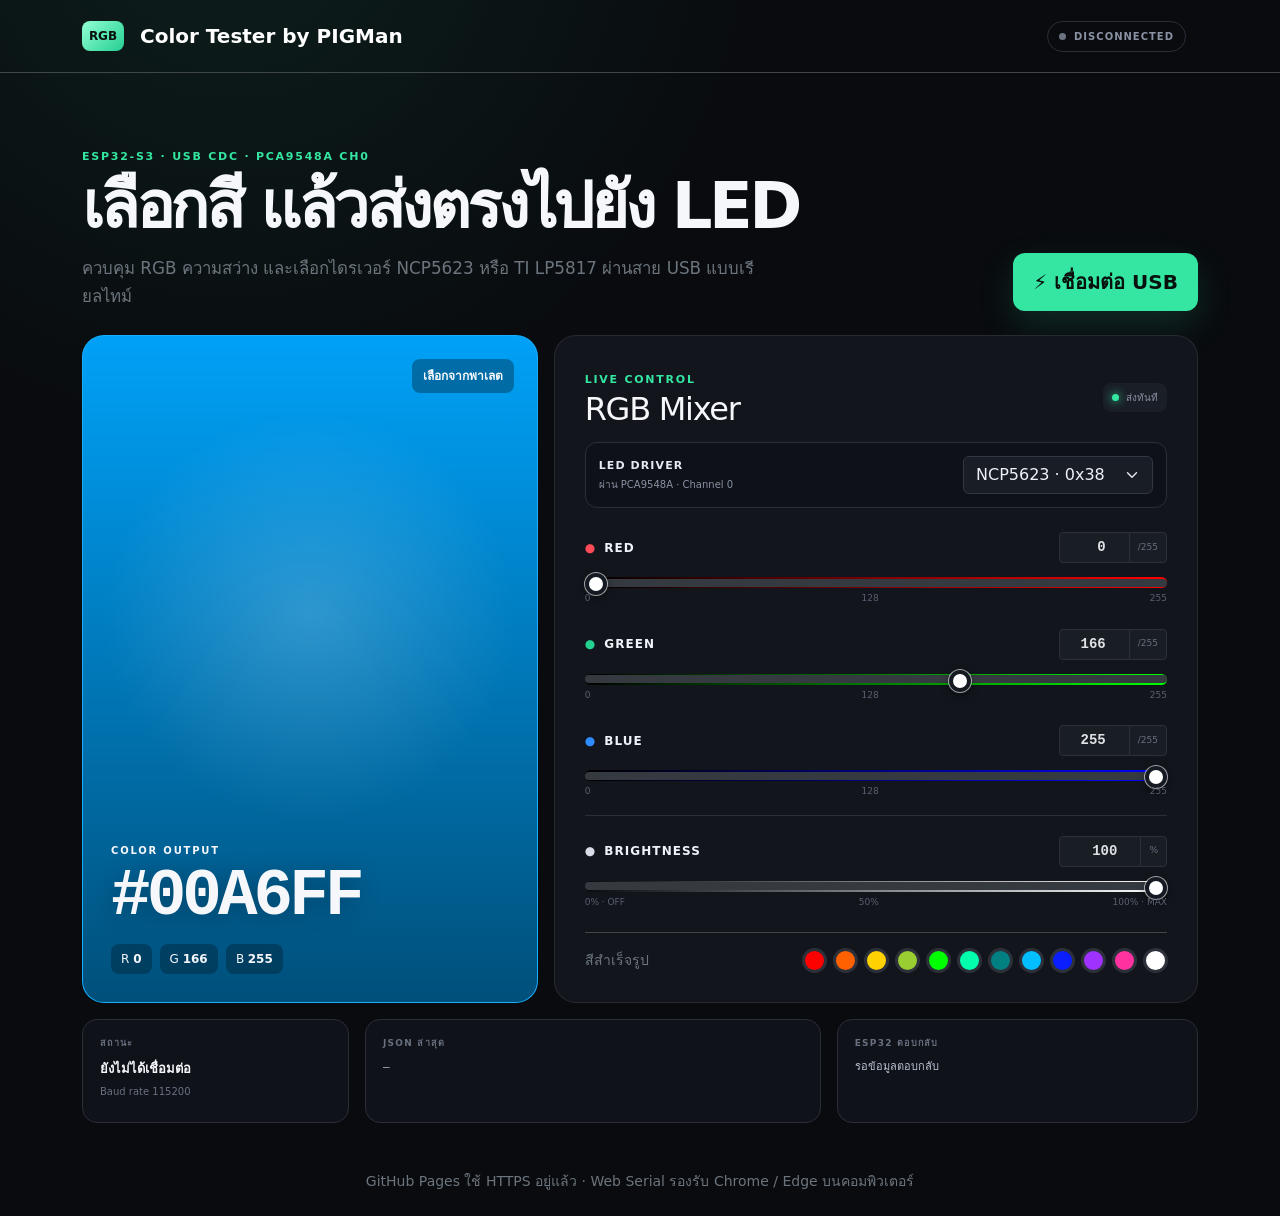
<file: index.html>
<!doctype html>
<html lang="th" data-bs-theme="dark">
<head>
  <meta charset="utf-8">
  <meta name="viewport" content="width=device-width,initial-scale=1">
  <meta name="theme-color" content="#090b0f">
  <title>RGB USB LED Controller</title>
  <link href="https://cdn.jsdelivr.net/npm/bootstrap@5.3.8/dist/css/bootstrap.min.css" rel="stylesheet">
  <link rel="stylesheet" href="styles.css">
</head>
<body>
  <nav class="navbar border-bottom border-secondary-subtle">
    <div class="container py-2 ">
      <a class="navbar-brand d-flex align-items-start gap-3 fw-bold" href="#">
        <span class="brand-mark">RGB</span>
        Color Tester by PIGMan
      </a>

      <span id="connectionBadge" class="status-pill navbar-status d-flex ">
        <i></i>
        <span>DISCONNECTED</span>
      </span>
    </div>
  </nav>

  <main class="container py-5">
    <header class="hero d-lg-flex justify-content-between align-items-end gap-4 mb-4">
      <div>
        <p class="eyebrow mb-2">ESP32-S3 · USB CDC · PCA9548A CH0</p>
        <h1 class="display-3 fw-bold mb-3">เลือกสี แล้วส่งตรงไปยัง LED</h1>
        <p class="lead text-secondary mb-0">ควบคุม RGB ความสว่าง และเลือกไดรเวอร์ NCP5623 หรือ TI LP5817 ผ่านสาย USB แบบเรียลไทม์</p>
      </div>
      <button id="connectButton" class="btn btn-connect btn-lg flex-shrink-0 mt-4 mt-lg-0">⚡ เชื่อมต่อ USB</button>
    </header>

    <div id="browserWarning" class="alert alert-warning d-none" role="alert">
      เบราว์เซอร์นี้ไม่รองรับ Web Serial กรุณาใช้ Chrome หรือ Edge บนคอมพิวเตอร์ และเปิดผ่าน HTTPS
    </div>

    <div class="row g-3">
      <div class="col-lg-5">
        <section id="colorPreview" class="preview-panel h-100">
          <label class="palette-button" for="colorPicker">เลือกจากพาเลต</label>
          <input id="colorPicker" class="visually-hidden" type="color" value="#00A6FF" aria-label="เลือกสีจากพาเลต">
          <div class="preview-copy">
            <small>COLOR OUTPUT</small>
            <div id="hexValue" class="hex-value">#00A6FF</div>
            <div class="d-flex flex-wrap gap-2">
              <span class="rgb-chip">R <b id="previewR">0</b></span>
              <span class="rgb-chip">G <b id="previewG">166</b></span>
              <span class="rgb-chip">B <b id="previewB">255</b></span>
            </div>
          </div>
        </section>
      </div>

      <div class="col-lg-7">
        <section class="control-panel">
          <div class="d-flex align-items-center justify-content-between mb-4">
            <div><small class="section-kicker">LIVE CONTROL</small><h2 class="mb-0">RGB Mixer</h2></div>
            <span class="live-badge"><i></i> ส่งทันที</span>
          </div>

          <div class="driver-picker">
            <div><label for="driverSelect">LED DRIVER</label><small>ผ่าน PCA9548A · Channel 0</small></div>
            <select id="driverSelect" class="form-select" aria-label="เลือก LED driver">
              <option value="ncp5623">NCP5623 · 0x38</option>
              <option value="lp5817">TI LP5817 · 0x2D</option>
            </select>
          </div>

          <div class="channel" data-channel="r">
            <div class="d-flex align-items-center justify-content-between mb-2">
              <label for="sliderR" class="channel-name red">● <span>RED</span></label>
              <div class="input-group input-group-sm value-input"><input id="valueR" class="form-control" type="number" min="0" max="255" value="0" aria-label="ค่า Red"><span class="input-group-text">/255</span></div>
            </div>
            <input id="sliderR" class="form-range rgb-range" type="range" min="0" max="255" value="0">
            <div class="scale"><span>0</span><span>128</span><span>255</span></div>
          </div>

          <div class="channel" data-channel="g">
            <div class="d-flex align-items-center justify-content-between mb-2">
              <label for="sliderG" class="channel-name green">● <span>GREEN</span></label>
              <div class="input-group input-group-sm value-input"><input id="valueG" class="form-control" type="number" min="0" max="255" value="166" aria-label="ค่า Green"><span class="input-group-text">/255</span></div>
            </div>
            <input id="sliderG" class="form-range rgb-range" type="range" min="0" max="255" value="166">
            <div class="scale"><span>0</span><span>128</span><span>255</span></div>
          </div>

          <div class="channel mb-3" data-channel="b">
            <div class="d-flex align-items-center justify-content-between mb-2">
              <label for="sliderB" class="channel-name blue">● <span>BLUE</span></label>
              <div class="input-group input-group-sm value-input"><input id="valueB" class="form-control" type="number" min="0" max="255" value="255" aria-label="ค่า Blue"><span class="input-group-text">/255</span></div>
            </div>
            <input id="sliderB" class="form-range rgb-range" type="range" min="0" max="255" value="255">
            <div class="scale"><span>0</span><span>128</span><span>255</span></div>
          </div>

          <div class="channel brightness-channel">
            <div class="d-flex align-items-center justify-content-between mb-2">
              <label for="sliderBrightness" class="channel-name brightness">● <span>BRIGHTNESS</span></label>
              <div class="input-group input-group-sm value-input"><input id="valueBrightness" class="form-control" type="number" min="0" max="100" value="100" aria-label="ความสว่าง"><span class="input-group-text">%</span></div>
            </div>
            <input id="sliderBrightness" class="form-range rgb-range brightness-range" type="range" min="0" max="100" value="100">
            <div class="scale"><span>0% · OFF</span><span>50%</span><span>100% · MAX</span></div>
          </div>

          <div class="preset-row border-top border-secondary-subtle pt-3">
            <small class="text-secondary">สีสำเร็จรูป</small>
            <div id="presets" class="d-flex flex-wrap gap-2" aria-label="สีสำเร็จรูป"></div>
          </div>
        </section>
      </div>
    </div>

    <div class="row g-3 mt-0">
      <div class="col-lg-3"><section class="info-panel h-100"><small>สถานะ</small><strong id="statusText">ยังไม่ได้เชื่อมต่อ</strong><span>Baud rate 115200</span></section></div>
      <div class="col-lg-5"><section class="info-panel h-100"><small>JSON ล่าสุด</small><code id="jsonOutput">—</code></section></div>
      <div class="col-lg-4"><section class="info-panel h-100"><small>ESP32 ตอบกลับ</small><code id="deviceReply">รอข้อมูลตอบกลับ</code></section></div>
    </div>
  </main>

  <footer class="container text-center text-secondary small pb-4">GitHub Pages ใช้ HTTPS อยู่แล้ว · Web Serial รองรับ Chrome / Edge บนคอมพิวเตอร์</footer>
  <script src="app.js"></script>
</body>
</html>
</file>
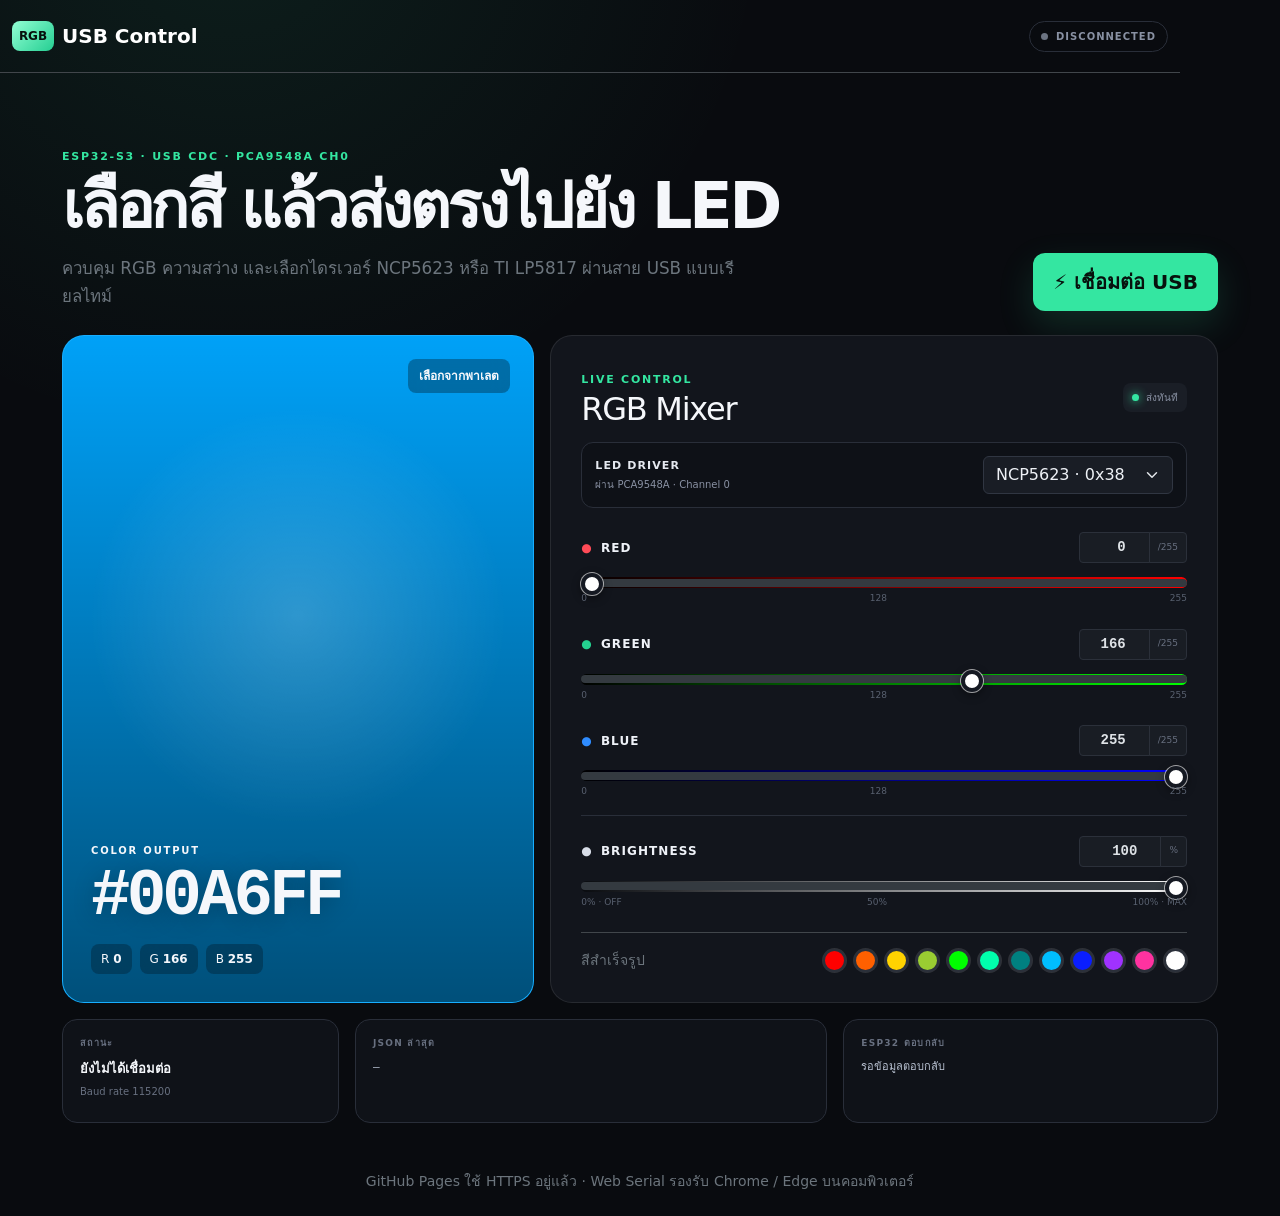
<file: web/index.html>
<!doctype html>
<html lang="th" data-bs-theme="dark">
<head>
  <meta charset="utf-8">
  <meta name="viewport" content="width=device-width,initial-scale=1">
  <meta name="theme-color" content="#090b0f">
  <title>RGB USB LED Controller</title>
  <link href="https://cdn.jsdelivr.net/npm/bootstrap@5.3.8/dist/css/bootstrap.min.css" rel="stylesheet">
  <link rel="stylesheet" href="styles.css">
</head>
<body>
  <nav class="navbar border-bottom border-secondary-subtle">
    <div class="container py-2">
      <a class="navbar-brand d-flex align-items-center gap-2 fw-bold" href="#"><span class="brand-mark">RGB</span> USB Control</a>
      <span id="connectionBadge" class="status-pill"><i></i><span>DISCONNECTED</span></span>
    </div>
  </nav>

  <main class="container py-5">
    <header class="hero d-lg-flex justify-content-between align-items-end gap-4 mb-4">
      <div>
        <p class="eyebrow mb-2">ESP32-S3 · USB CDC · PCA9548A CH0</p>
        <h1 class="display-3 fw-bold mb-3">เลือกสี แล้วส่งตรงไปยัง LED</h1>
        <p class="lead text-secondary mb-0">ควบคุม RGB ความสว่าง และเลือกไดรเวอร์ NCP5623 หรือ TI LP5817 ผ่านสาย USB แบบเรียลไทม์</p>
      </div>
      <button id="connectButton" class="btn btn-connect btn-lg flex-shrink-0 mt-4 mt-lg-0">⚡ เชื่อมต่อ USB</button>
    </header>

    <div id="browserWarning" class="alert alert-warning d-none" role="alert">
      เบราว์เซอร์นี้ไม่รองรับ Web Serial กรุณาใช้ Chrome หรือ Edge บนคอมพิวเตอร์ และเปิดผ่าน HTTPS
    </div>

    <div class="row g-3">
      <div class="col-lg-5">
        <section id="colorPreview" class="preview-panel h-100">
          <label class="palette-button" for="colorPicker">เลือกจากพาเลต</label>
          <input id="colorPicker" class="visually-hidden" type="color" value="#00A6FF" aria-label="เลือกสีจากพาเลต">
          <div class="preview-copy">
            <small>COLOR OUTPUT</small>
            <div id="hexValue" class="hex-value">#00A6FF</div>
            <div class="d-flex flex-wrap gap-2">
              <span class="rgb-chip">R <b id="previewR">0</b></span>
              <span class="rgb-chip">G <b id="previewG">166</b></span>
              <span class="rgb-chip">B <b id="previewB">255</b></span>
            </div>
          </div>
        </section>
      </div>

      <div class="col-lg-7">
        <section class="control-panel">
          <div class="d-flex align-items-center justify-content-between mb-4">
            <div><small class="section-kicker">LIVE CONTROL</small><h2 class="mb-0">RGB Mixer</h2></div>
            <span class="live-badge"><i></i> ส่งทันที</span>
          </div>

          <div class="driver-picker">
            <div><label for="driverSelect">LED DRIVER</label><small>ผ่าน PCA9548A · Channel 0</small></div>
            <select id="driverSelect" class="form-select" aria-label="เลือก LED driver">
              <option value="ncp5623">NCP5623 · 0x38</option>
              <option value="lp5817">TI LP5817 · 0x2D</option>
            </select>
          </div>

          <div class="channel" data-channel="r">
            <div class="d-flex align-items-center justify-content-between mb-2">
              <label for="sliderR" class="channel-name red">● <span>RED</span></label>
              <div class="input-group input-group-sm value-input"><input id="valueR" class="form-control" type="number" min="0" max="255" value="0" aria-label="ค่า Red"><span class="input-group-text">/255</span></div>
            </div>
            <input id="sliderR" class="form-range rgb-range" type="range" min="0" max="255" value="0">
            <div class="scale"><span>0</span><span>128</span><span>255</span></div>
          </div>

          <div class="channel" data-channel="g">
            <div class="d-flex align-items-center justify-content-between mb-2">
              <label for="sliderG" class="channel-name green">● <span>GREEN</span></label>
              <div class="input-group input-group-sm value-input"><input id="valueG" class="form-control" type="number" min="0" max="255" value="166" aria-label="ค่า Green"><span class="input-group-text">/255</span></div>
            </div>
            <input id="sliderG" class="form-range rgb-range" type="range" min="0" max="255" value="166">
            <div class="scale"><span>0</span><span>128</span><span>255</span></div>
          </div>

          <div class="channel mb-3" data-channel="b">
            <div class="d-flex align-items-center justify-content-between mb-2">
              <label for="sliderB" class="channel-name blue">● <span>BLUE</span></label>
              <div class="input-group input-group-sm value-input"><input id="valueB" class="form-control" type="number" min="0" max="255" value="255" aria-label="ค่า Blue"><span class="input-group-text">/255</span></div>
            </div>
            <input id="sliderB" class="form-range rgb-range" type="range" min="0" max="255" value="255">
            <div class="scale"><span>0</span><span>128</span><span>255</span></div>
          </div>

          <div class="channel brightness-channel">
            <div class="d-flex align-items-center justify-content-between mb-2">
              <label for="sliderBrightness" class="channel-name brightness">● <span>BRIGHTNESS</span></label>
              <div class="input-group input-group-sm value-input"><input id="valueBrightness" class="form-control" type="number" min="0" max="100" value="100" aria-label="ความสว่าง"><span class="input-group-text">%</span></div>
            </div>
            <input id="sliderBrightness" class="form-range rgb-range brightness-range" type="range" min="0" max="100" value="100">
            <div class="scale"><span>0% · OFF</span><span>50%</span><span>100% · MAX</span></div>
          </div>

          <div class="preset-row border-top border-secondary-subtle pt-3">
            <small class="text-secondary">สีสำเร็จรูป</small>
            <div id="presets" class="d-flex flex-wrap gap-2" aria-label="สีสำเร็จรูป"></div>
          </div>
        </section>
      </div>
    </div>

    <div class="row g-3 mt-0">
      <div class="col-lg-3"><section class="info-panel h-100"><small>สถานะ</small><strong id="statusText">ยังไม่ได้เชื่อมต่อ</strong><span>Baud rate 115200</span></section></div>
      <div class="col-lg-5"><section class="info-panel h-100"><small>JSON ล่าสุด</small><code id="jsonOutput">—</code></section></div>
      <div class="col-lg-4"><section class="info-panel h-100"><small>ESP32 ตอบกลับ</small><code id="deviceReply">รอข้อมูลตอบกลับ</code></section></div>
    </div>
  </main>

  <footer class="container text-center text-secondary small pb-4">GitHub Pages ใช้ HTTPS อยู่แล้ว · Web Serial รองรับ Chrome / Edge บนคอมพิวเตอร์</footer>
  <script src="app.js"></script>
</body>
</html>
</file>
<file: styles.css>
:root {
    color-scheme: dark;
    --accent: #34e6a1;
    --panel: #12151c;
    --line: #292e39;
    --muted: #8991a3;
}

body {
    min-height: 100vh;
    background: radial-gradient(circle at 18% -8%, rgba(52, 230, 161, .09), transparent 32%), #090b0f;
    color: #f5f7fb;
}

.navbar-status {
  position:relative;
  right: 12px;
}

@media (max-width: 575px) {
  .navbar-status {
    right: 8px;
  }
}

.brand-mark {
    display: grid;
    place-items: center;
    width: 42px;
    height: 30px;
    border-radius: 8px;
    background: linear-gradient(135deg, #92ffd4, #25ce92);
    color: #07110d;
    font-size: 12px;
    font-weight: 900;
}

.status-pill {
    display: flex;
    align-items: center;
    gap: 8px;
    padding: 7px 11px;
    border: 1px solid var(--line);
    border-radius: 999px;
    color: var(--muted);
    font-size: 10px;
    font-weight: 800;
    letter-spacing: .1em;
}

.status-pill i,
.live-badge i {
    width: 7px;
    height: 7px;
    border-radius: 50%;
    background: #6c7482;
}

.status-pill.online {
    color: #a4f6d3;
    border-color: rgba(52, 230, 161, .38);
    background: rgba(52, 230, 161, .08);
}

.status-pill.online i,
.live-badge i {
    background: var(--accent);
    box-shadow: 0 0 10px var(--accent);
}

.hero {
    padding-top: 28px;
}

.eyebrow,
.section-kicker {
    color: var(--accent);
    font-size: 11px;
    font-weight: 800;
    letter-spacing: .16em;
}

.hero h1 {
    max-width: 790px;
    letter-spacing: -.055em;
    line-height: 1.03;
}

.hero .lead {
    max-width: 680px;
    line-height: 1.65;
    font-size: 1.05rem;
}

.btn-connect {
    border: 0;
    border-radius: 12px;
    padding: 14px 20px;
    background: var(--accent);
    color: #07110d;
    font-weight: 800;
    box-shadow: 0 14px 36px rgba(52, 230, 161, .15);
}

.btn-connect:hover {
    background: #74f0bf;
    color: #07110d;
}

.btn-connect.disconnect {
    background: rgba(255, 76, 87, .1);
    color: #ff9ca4;
    border: 1px solid rgba(255, 76, 87, .35);
    box-shadow: none;
}

.preview-panel,
.control-panel {
    min-height: 620px;
    position: relative;
    overflow: hidden;
    border: 1px solid rgba(255, 255, 255, .09);
    border-radius: 22px;
}

.preview-panel {
    display: flex;
    align-items: flex-end;
    padding: 28px;
    background: #00a6ff;
    isolation: isolate;
    transition: background-color .08s linear;
}

.preview-panel::after {
    content: "";
    position: absolute;
    inset: 0;
    z-index: -1;
    background: radial-gradient(circle at 50% 42%, rgba(255, 255, 255, .18), transparent 46%), linear-gradient(180deg, rgba(0, 0, 0, .03), rgba(0, 0, 0, .52));
}

.palette-button {
    position: absolute;
    right: 23px;
    top: 23px;
    padding: 8px 11px;
    border-radius: 8px;
    background: rgba(0, 0, 0, .3);
    backdrop-filter: blur(8px);
    font-size: 12px;
    font-weight: 700;
    cursor: pointer;
}

.preview-copy small {
    font-size: 10px;
    font-weight: 800;
    letter-spacing: .18em;
}

.hex-value {
    margin: 3px 0 14px;
    font: 700 clamp(40px, 5.2vw, 66px)/1 ui-monospace, SFMono-Regular, Menlo, monospace;
    letter-spacing: -.06em;
    text-shadow: 0 3px 22px rgba(0, 0, 0, .25);
}

.rgb-chip {
    padding: 6px 10px;
    border-radius: 8px;
    background: rgba(0, 0, 0, .25);
    backdrop-filter: blur(8px);
    font-size: 12px;
}

.control-panel {
    padding: 30px;
    background: var(--panel);
}

.control-panel h2 {
    letter-spacing: -.04em;
}

.live-badge {
    display: flex;
    align-items: center;
    gap: 7px;
    padding: 7px 9px;
    border-radius: 8px;
    background: #1a1e26;
    color: var(--muted);
    font-size: 10px;
}

.driver-picker {
    display: flex;
    align-items: center;
    justify-content: space-between;
    gap: 14px;
    margin: -10px 0 24px;
    padding: 13px;
    border: 1px solid var(--line);
    border-radius: 12px;
    background: #0e1117;
}

.driver-picker label {
    display: block;
    color: #e5e9f0;
    font-size: 11px;
    font-weight: 800;
    letter-spacing: .1em;
}

.driver-picker small {
    display: block;
    margin-top: 3px;
    color: var(--muted);
    font-size: 10px;
}

.driver-picker .form-select {
    width: auto;
    min-width: 190px;
    color: #eef1f6;
    background-color: #191d25;
    border-color: #303642;
}

.channel {
    margin-bottom: 23px;
}

.channel-name {
    display: flex;
    gap: 8px;
    align-items: center;
    font-size: 12px;
    font-weight: 800;
    letter-spacing: .09em;
}

.channel-name.red {
    color: #ff4b57;
}

.channel-name.green {
    color: #24d18f;
}

.channel-name.blue {
    color: #2f8cff;
}

.channel-name.brightness {
    color: #d8dde7;
}

.channel-name span {
    color: #eff2f8;
}

.value-input {
    width: 108px;
}

.value-input .form-control {
    text-align: right;
    font-family: ui-monospace, SFMono-Regular, Menlo, monospace;
    font-weight: 700;
    background: #191d24;
    border-color: #2b303a;
}

.value-input .input-group-text {
    color: #687080;
    font-size: 9px;
    background: #191d24;
    border-color: #2b303a;
}

.rgb-range {
    height: 11px;
    border-radius: 999px;
}

.rgb-range::-webkit-slider-thumb {
    width: 22px;
    height: 22px;
    margin-top: -5.5px;
    background: white;
    border: 4px solid #151922;
    box-shadow: 0 0 0 1px rgba(255, 255, 255, .6), 0 3px 10px rgba(0, 0, 0, .45);
}

.rgb-range::-moz-range-thumb {
    width: 16px;
    height: 16px;
    background: white;
    border: 4px solid #151922;
    box-shadow: 0 0 0 1px rgba(255, 255, 255, .6);
}

.scale {
    display: flex;
    justify-content: space-between;
    margin-top: -3px;
    color: #596170;
    font-size: 9px;
}

.brightness-channel {
    margin-top: 4px;
    padding-top: 20px;
    border-top: 1px solid var(--line);
}

.brightness-range {
    background: linear-gradient(90deg, #090b0f, #fff);
}

.preset-row {
    display: flex;
    justify-content: space-between;
    align-items: center;
    gap: 14px;
}

.preset-swatch {
    width: 23px;
    height: 23px;
    padding: 0;
    border-radius: 50%;
    border: 2px solid #2b303a;
    box-shadow: 0 0 0 1px rgba(255, 255, 255, .12);
}

.preset-swatch:hover {
    transform: scale(1.14);
}

.info-panel {
    min-height: 104px;
    padding: 17px;
    border: 1px solid var(--line);
    border-radius: 15px;
    background: rgba(18, 21, 28, .74);
    overflow: hidden;
}

.info-panel small {
    display: block;
    margin-bottom: 8px;
    color: #687080;
    font-size: 9px;
    font-weight: 800;
    letter-spacing: .14em;
    text-transform: uppercase;
}

.info-panel strong {
    display: block;
    font-size: 13px;
}

.info-panel span {
    color: #687080;
    font-size: 10px;
}

.info-panel code {
    display: block;
    overflow: hidden;
    color: #bbc4d4;
    font-size: 11px;
    white-space: nowrap;
    text-overflow: ellipsis;
}

@media (max-width:991px) {
    .preview-panel {
        min-height: 360px;
    }

    .control-panel {
        min-height: auto;
    }
}

@media (max-width:575px) {
    .display-3 {
        font-size: 2.7rem;
    }

    .preview-panel {
        min-height: 320px;
        padding: 22px;
    }

    .control-panel {
        padding: 24px 18px;
    }

    .hex-value {
        font-size: 42px;
    }

    .status-pill span {
        display: none;
    }

    .preset-row {
        align-items: flex-start;
    }

    .driver-picker {
        align-items: stretch;
        flex-direction: column;
    }

    .driver-picker .form-select {
        width: 100%;
    }
}
</file>
<file: web/styles.css>
:root { color-scheme: dark; --accent:#34e6a1; --panel:#12151c; --line:#292e39; --muted:#8991a3; }
body { min-height:100vh; background:radial-gradient(circle at 18% -8%,rgba(52,230,161,.09),transparent 32%),#090b0f; color:#f5f7fb; }
.navbar,.container { max-width:1180px; }
.brand-mark { display:grid; place-items:center; width:42px; height:30px; border-radius:8px; background:linear-gradient(135deg,#92ffd4,#25ce92); color:#07110d; font-size:12px; font-weight:900; }
.status-pill { display:flex; align-items:center; gap:8px; padding:7px 11px; border:1px solid var(--line); border-radius:999px; color:var(--muted); font-size:10px; font-weight:800; letter-spacing:.1em; }
.status-pill i,.live-badge i { width:7px; height:7px; border-radius:50%; background:#6c7482; }
.status-pill.online { color:#a4f6d3; border-color:rgba(52,230,161,.38); background:rgba(52,230,161,.08); }
.status-pill.online i,.live-badge i { background:var(--accent); box-shadow:0 0 10px var(--accent); }
.hero { padding-top:28px; }
.eyebrow,.section-kicker { color:var(--accent); font-size:11px; font-weight:800; letter-spacing:.16em; }
.hero h1 { max-width:790px; letter-spacing:-.055em; line-height:1.03; }
.hero .lead { max-width:680px; line-height:1.65; font-size:1.05rem; }
.btn-connect { border:0; border-radius:12px; padding:14px 20px; background:var(--accent); color:#07110d; font-weight:800; box-shadow:0 14px 36px rgba(52,230,161,.15); }
.btn-connect:hover { background:#74f0bf; color:#07110d; }
.btn-connect.disconnect { background:rgba(255,76,87,.1); color:#ff9ca4; border:1px solid rgba(255,76,87,.35); box-shadow:none; }
.preview-panel,.control-panel { min-height:620px; position:relative; overflow:hidden; border:1px solid rgba(255,255,255,.09); border-radius:22px; }
.preview-panel { display:flex; align-items:flex-end; padding:28px; background:#00a6ff; isolation:isolate; transition:background-color .08s linear; }
.preview-panel::after { content:""; position:absolute; inset:0; z-index:-1; background:radial-gradient(circle at 50% 42%,rgba(255,255,255,.18),transparent 46%),linear-gradient(180deg,rgba(0,0,0,.03),rgba(0,0,0,.52)); }
.palette-button { position:absolute; right:23px; top:23px; padding:8px 11px; border-radius:8px; background:rgba(0,0,0,.3); backdrop-filter:blur(8px); font-size:12px; font-weight:700; cursor:pointer; }
.preview-copy small { font-size:10px; font-weight:800; letter-spacing:.18em; }
.hex-value { margin:3px 0 14px; font:700 clamp(40px,5.2vw,66px)/1 ui-monospace,SFMono-Regular,Menlo,monospace; letter-spacing:-.06em; text-shadow:0 3px 22px rgba(0,0,0,.25); }
.rgb-chip { padding:6px 10px; border-radius:8px; background:rgba(0,0,0,.25); backdrop-filter:blur(8px); font-size:12px; }
.control-panel { padding:30px; background:var(--panel); }
.control-panel h2 { letter-spacing:-.04em; }
.live-badge { display:flex; align-items:center; gap:7px; padding:7px 9px; border-radius:8px; background:#1a1e26; color:var(--muted); font-size:10px; }
.driver-picker { display:flex; align-items:center; justify-content:space-between; gap:14px; margin:-10px 0 24px; padding:13px; border:1px solid var(--line); border-radius:12px; background:#0e1117; }
.driver-picker label { display:block; color:#e5e9f0; font-size:11px; font-weight:800; letter-spacing:.1em; }
.driver-picker small { display:block; margin-top:3px; color:var(--muted); font-size:10px; }
.driver-picker .form-select { width:auto; min-width:190px; color:#eef1f6; background-color:#191d25; border-color:#303642; }
.channel { margin-bottom:23px; }
.channel-name { display:flex; gap:8px; align-items:center; font-size:12px; font-weight:800; letter-spacing:.09em; }
.channel-name.red { color:#ff4b57; }.channel-name.green { color:#24d18f; }.channel-name.blue { color:#2f8cff; }
.channel-name.brightness { color:#d8dde7; }
.channel-name span { color:#eff2f8; }
.value-input { width:108px; }
.value-input .form-control { text-align:right; font-family:ui-monospace,SFMono-Regular,Menlo,monospace; font-weight:700; background:#191d24; border-color:#2b303a; }
.value-input .input-group-text { color:#687080; font-size:9px; background:#191d24; border-color:#2b303a; }
.rgb-range { height:11px; border-radius:999px; }
.rgb-range::-webkit-slider-thumb { width:22px; height:22px; margin-top:-5.5px; background:white; border:4px solid #151922; box-shadow:0 0 0 1px rgba(255,255,255,.6),0 3px 10px rgba(0,0,0,.45); }
.rgb-range::-moz-range-thumb { width:16px; height:16px; background:white; border:4px solid #151922; box-shadow:0 0 0 1px rgba(255,255,255,.6); }
.scale { display:flex; justify-content:space-between; margin-top:-3px; color:#596170; font-size:9px; }
.brightness-channel { margin-top:4px; padding-top:20px; border-top:1px solid var(--line); }
.brightness-range { background:linear-gradient(90deg,#090b0f,#fff); }
.preset-row { display:flex; justify-content:space-between; align-items:center; gap:14px; }
.preset-swatch { width:23px; height:23px; padding:0; border-radius:50%; border:2px solid #2b303a; box-shadow:0 0 0 1px rgba(255,255,255,.12); }
.preset-swatch:hover { transform:scale(1.14); }
.info-panel { min-height:104px; padding:17px; border:1px solid var(--line); border-radius:15px; background:rgba(18,21,28,.74); overflow:hidden; }
.info-panel small { display:block; margin-bottom:8px; color:#687080; font-size:9px; font-weight:800; letter-spacing:.14em; text-transform:uppercase; }
.info-panel strong { display:block; font-size:13px; }.info-panel span { color:#687080; font-size:10px; }
.info-panel code { display:block; overflow:hidden; color:#bbc4d4; font-size:11px; white-space:nowrap; text-overflow:ellipsis; }
@media (max-width:991px) { .preview-panel { min-height:360px; } .control-panel { min-height:auto; } }
@media (max-width:575px) { .display-3 { font-size:2.7rem; } .preview-panel { min-height:320px; padding:22px; } .control-panel { padding:24px 18px; } .hex-value { font-size:42px; } .status-pill span { display:none; } .preset-row { align-items:flex-start; } .driver-picker { align-items:stretch; flex-direction:column; } .driver-picker .form-select { width:100%; } }
</file>
